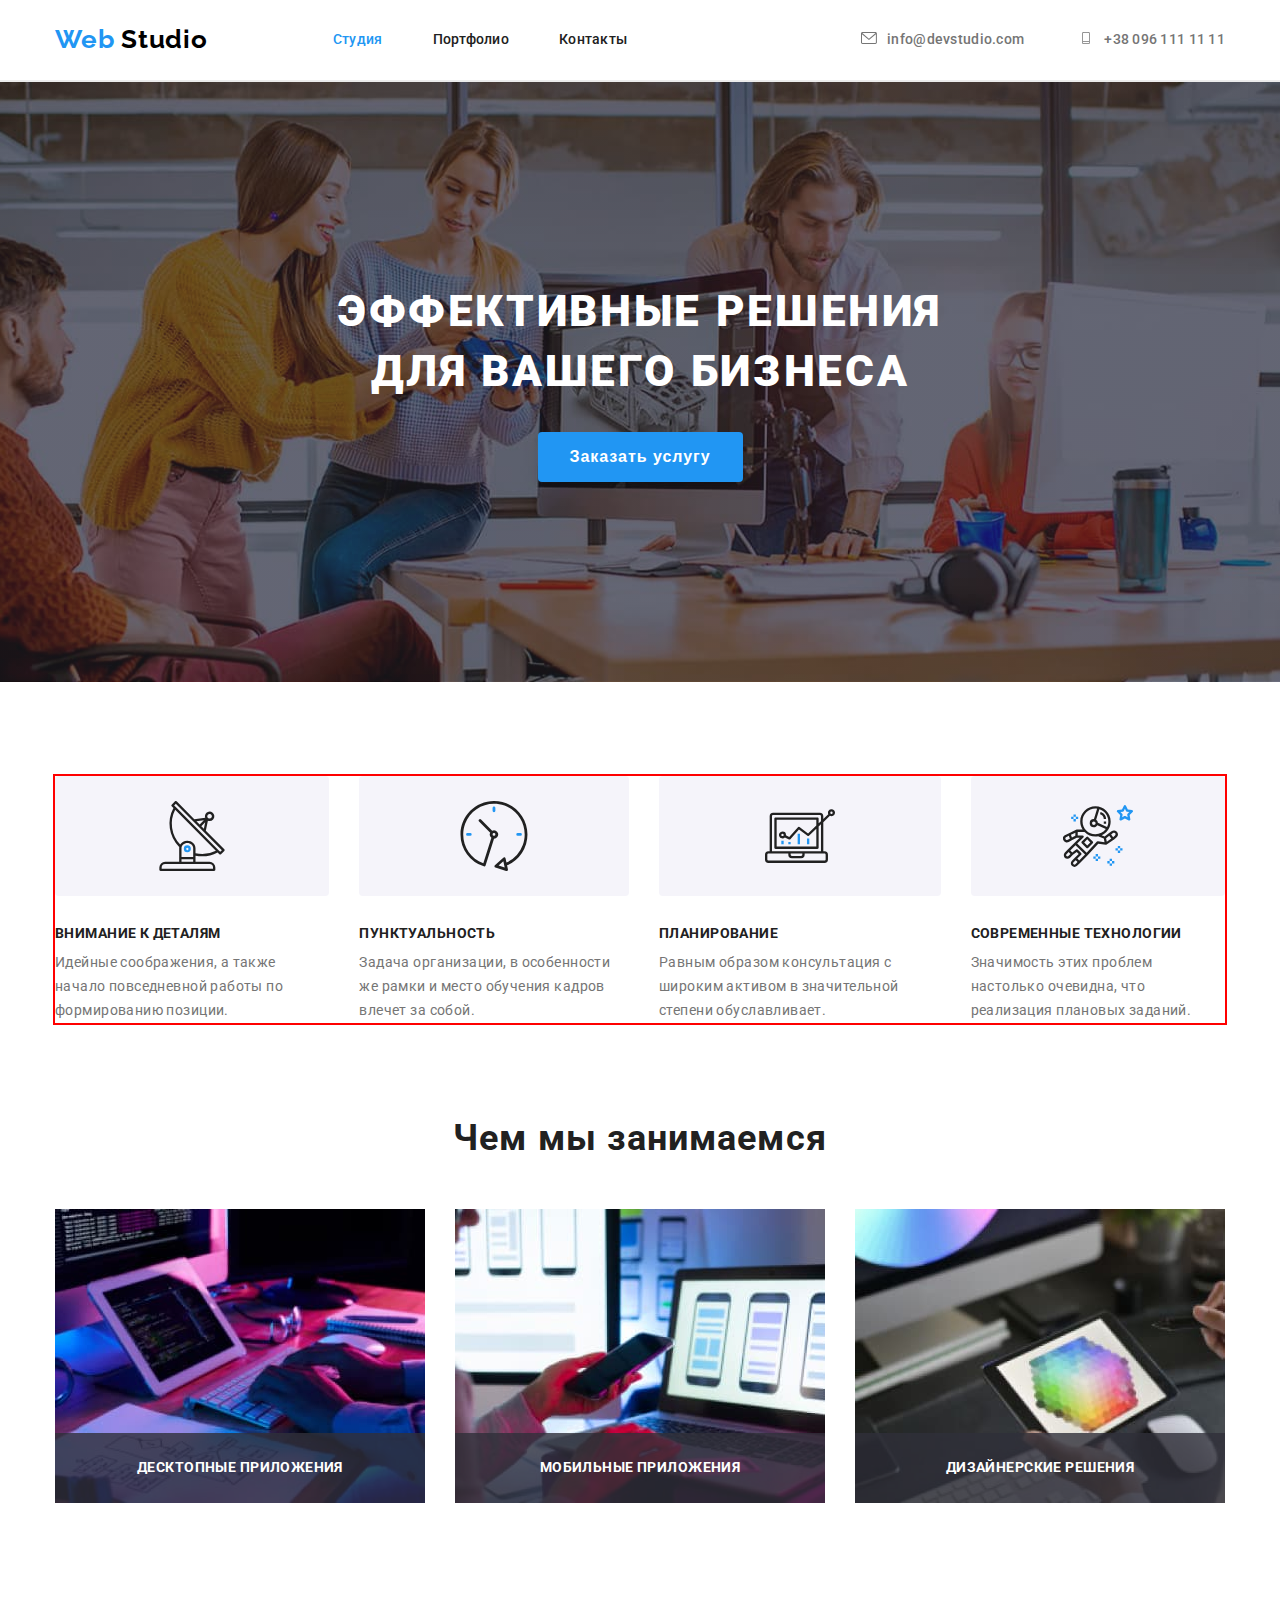
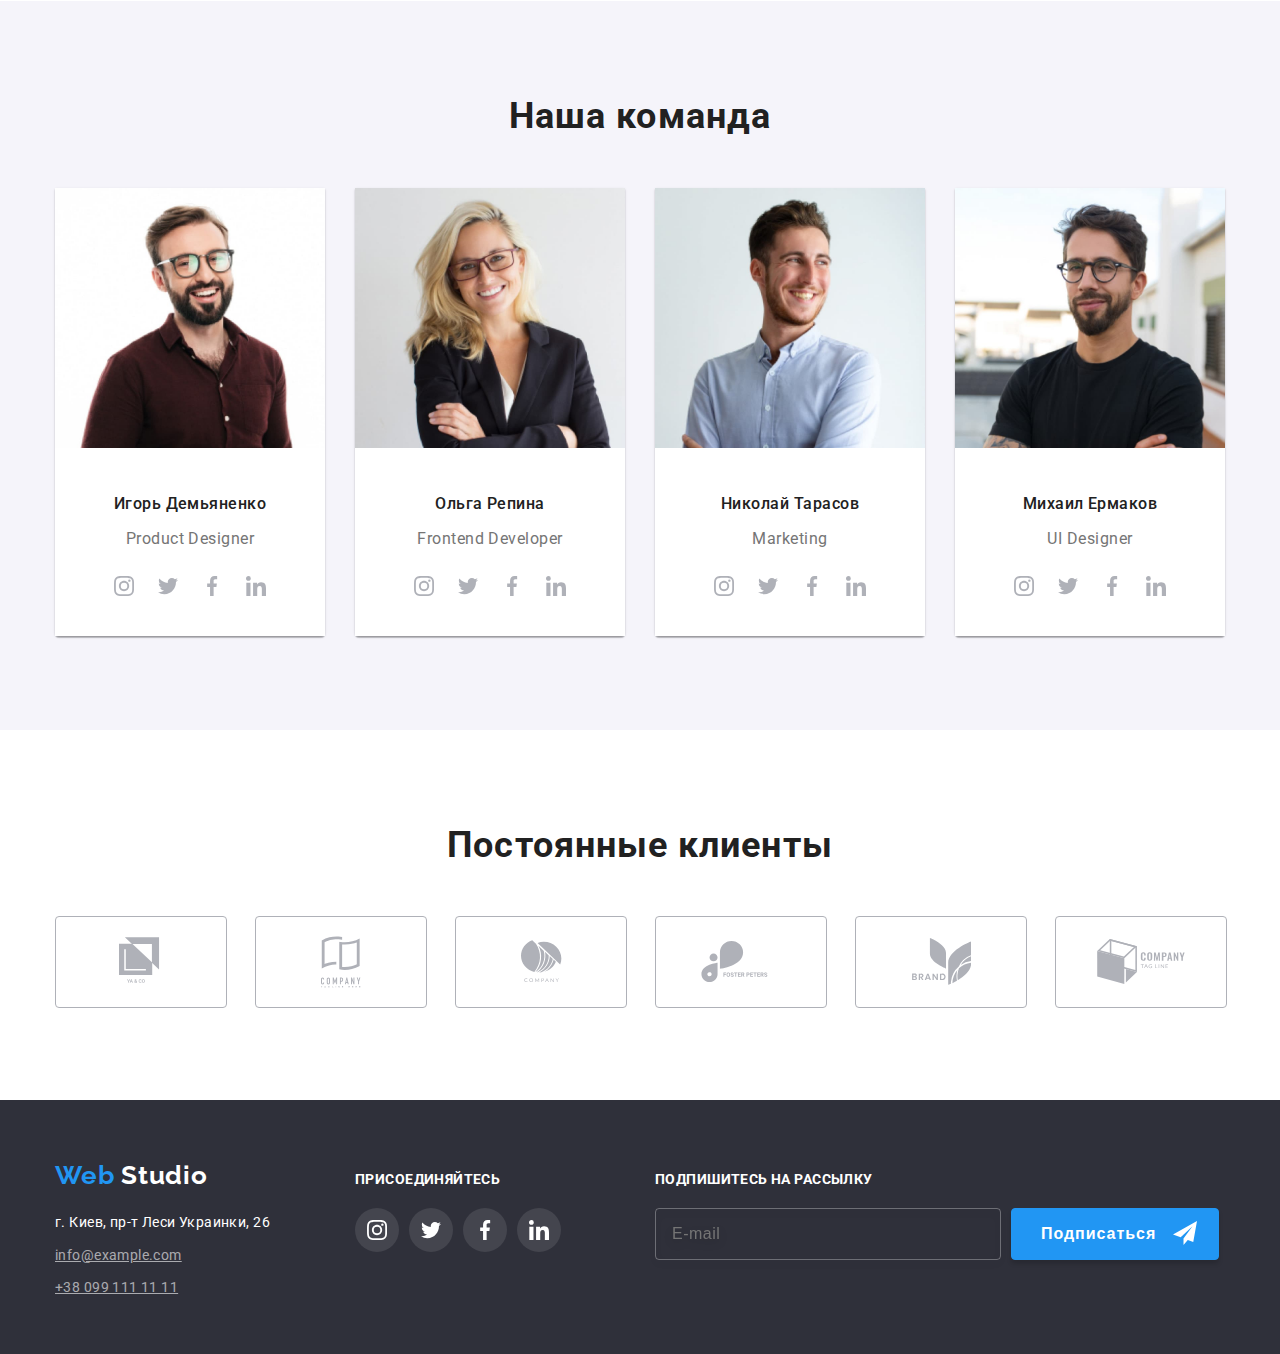
<file: index.html>
<!DOCTYPE html>
<html lang="ru">
  <head>
    <meta charset="UTF-8" />
    <meta name="viewport" content="width=device-width, initial-scale=1.0" />
    <title>Studio</title>
    <link
      href="https://fonts.googleapis.com/css2?family=Raleway:wght@700&family=Roboto:wght@400;500;700;900&display=swap"
      rel="stylesheet"
    />
    <link
      rel="stylesheet"
      href="./modern-normalize_modern-normalize.css-at-master·sindresorhus_modern-normalize.html"
    />
    <link rel="stylesheet" href="./CSS/styles.css" />
  </head>
  <body class="body">
    <!--шапка сайта-->
    <header class="header">
      <div class="container flexbox">
        <nav class="navigation">
          <a href="./index.html" class="logo"
            >Web<span class="logo-color-black"> Studio</span></a
          >

          <ul class="site-nav-list">
            <li class="menu-item">
              <a href="" class="menu-link current">Студия</a>
            </li>
            <li class="menu-item">
              <a href="./portfolio.html" class="menu-link">Портфолио</a>
            </li>
            <li class="menu-item">
              <a href="" class="menu-link">Контакты</a>
            </li>
          </ul>
        </nav>

        <address class="contacts">
          <a href="mailto:info@devstudio.com" class="contacts-link"
            ><svg class="contacts-icon">
              <use
                href="./images/sprite.svg#icon-envelope"
                class="icon"
              ></use></svg
            >info@devstudio.com</a
          >

          <a href="tel:+380961111111" class="contacts-link phone"
            ><svg class="contacts-icon">
              <use href="./images/sprite.svg#icon-Vector"></use></svg
            >+38 096 111 11 11</a
          >
        </address>
      </div>
      <hr />
    </header>

    <!-- Уникальный контент страницы -->
    <main>
      <!--Заголовок сайта-->
      <!-- <div class="container unique"> -->
      <section class="hero">
        <h1 class="page-title">
          Эффективные решения <br />
          для вашего бизнеса
        </h1>
        <!-- class="button-item" -->
        <button class="button-item" data-modal-open>Заказать услугу</button>

        <div class="backdrop is-hidden" data-modal>
          <div class="modal">
            <button class="btn-modal" data-modal-close>
              <svg width="18" height="18">
                <use href="./images/sprite.svg#icon-close-black"></use>
              </svg>
            </button>
            <h2 class="title-modal">Оставьте свои данные, мы вам перезвоним</h2>
            <form method="POST" class="form">
              <div class="form-field">
                <label for="name">Имя</label>
                <input class="form-input" type="text" name="name" id="name" />
                <svg class="icon-form">
                  <use href="./images/sprite.svg#icon-person-black"></use>
                </svg>
              </div>

              <div class="form-field">
                <label for="tel">Телефон</label>
                <input
                  class="form-input"
                  type="text"
                  name="telephone"
                  id="tel"
                />
                <svg class="icon-form">
                  <use href="./images/sprite.svg#icon-phone-black"></use>
                </svg>
              </div>

              <div class="form-field">
                <label for="mail">Почта</label>
                <input class="form-input" type="text" name="mail" id="mail" />
                <svg class="icon-form">
                  <use href="./images/sprite.svg#icon-email-black"></use>
                </svg>
              </div>

              <div class="form-field">
                <label for="comment">Комментарий </label>
                <textarea
                  class="comment"
                  name="comment"
                  id="comment"
                  cols="30"
                  rows="10"
                  placeholder="Введите текст"
                ></textarea>
              </div>

              <div class="field">
                <label>
                  <input class="checkbox" type="checkbox" name="topic" />
                  <span class="img-icon"></span>
                  <p class="terms-check">
                    Соглашаюсь с рассылкой и принимаю
                    <a href="#" class="terms">Условия договора</a>
                  </p>
                </label>
              </div>

              <button class="submitbtn" type="submit">Отправить</button>
            </form>
          </div>
        </div>
      </section>
      <!-- </div> -->

      <!--Приорететы сайта-->
      <section>
        <div class="container title-caption">
          <h2 class="text-title">Приорететы</h2>
          <ul class="list-title">
            <li class="list-caption">
              <h3 class="caption">Внимание к деталям</h3>
              <p class="text-desc">
                Идейные соображения, а также начало повседневной работы по
                формированию позиции.
              </p>
            </li>
            <li class="list-caption">
              <h3 class="caption">Пунктуальность</h3>
              <p class="text-desc">
                Задача организации, в особенности же рамки и место обучения
                кадров влечет за собой.
              </p>
            </li>

            <li class="list-caption">
              <h3 class="caption">Планирование</h3>
              <p class="text-desc">
                Равным образом консультация с широким активом в значительной
                степени обуславливает.
              </p>
            </li>

            <li class="list-caption">
              <h3 class="caption">Современные технологии</h3>
              <p class="text-desc">
                Значимость этих проблем настолько очевидна, что реализация
                плановых заданий.
              </p>
            </li>
          </ul>
        </div>
      </section>

      <!--Чем мы занимаемся-->
      <section>
        <div class="container">
          <h2 class="text-title-link">Чем мы занимаемся</h2>
          <ul class="feature-list">
            <li class="applications-item">
              <div class="studio">
                <img
                  src="./images/images-studio/img11.jpg"
                  alt=""
                  width="370"
                />
                <h3 class="applications">Десктопные приложения</h3>
              </div>
            </li>

            <li class="applications-item">
              <div class="studio">
                <img
                  src="./images/images-studio/img12.jpg"
                  alt=""
                  width="370"
                />
                <h3 class="applications">Мобильные приложения</h3>
              </div>
            </li>

            <li class="applications-item">
              <div class="studio">
                <img
                  src="./images/images-studio/img13.jpg"
                  alt=""
                  width="370"
                />
                <h3 class="applications">Дизайнерские решения</h3>
              </div>
            </li>
          </ul>
        </div>
      </section>

      <!--команда-->
      <section class="people">
        <div class="container human">
          <h2 class="text-title-link">Наша команда</h2>

          <ul class="social-list">
            <li class="profession-item">
              <img
                src="./images/images-studio/img21.jpg"
                class="foto"
                alt=""
                width="270"
              />
              <div class="profession-list">
                <h3 class="name-title">Игорь Демьяненко</h3>
                <p class="profession">Product Designer</p>
                <ul class="list">
                  <li>
                    <a
                      href="https://www.instagram.com/"
                      class="social-item"
                      target="_blank"
                      rel="noopener noreferrer"
                      aria-label="Ссылка на Instagram"
                    >
                      <svg class="social-icon-item">
                        <use href="./images/sprite.svg#icon-instagram"></use>
                      </svg>
                    </a>
                  </li>
                  <li>
                    <a
                      href="https://twitter.com/"
                      class="social-item"
                      target="_blank"
                      rel="noopener noreferrer"
                      aria-label="Ссылка на Twitter"
                    >
                      <svg class="social-icon-item">
                        <use href="./images/sprite.svg#icon-twitter"></use>
                      </svg>
                    </a>
                  </li>
                  <li>
                    <a
                      href="https://facebook.com/"
                      class="social-item"
                      target="_blank"
                      rel="noopener noreferrer"
                      aria-label="Ссылка на Facebook"
                    >
                      <svg class="social-icon-item">
                        <use href="./images/sprite.svg#icon-facebook"></use>
                      </svg>
                    </a>
                  </li>
                  <li>
                    <a
                      href="https://www.linkedin.com/"
                      class="social-item"
                      target="_blank"
                      rel="noopener noreferrer"
                      aria-label="Ссылка на Linkedin"
                    >
                      <svg class="social-icon-item">
                        <use href="./images/sprite.svg#icon-linkedin"></use>
                      </svg>
                    </a>
                  </li>
                </ul>
              </div>
            </li>

            <li class="profession-item">
              <img
                src="./images/images-studio/img22.jpg"
                class="foto"
                alt=""
                width="270"
              />
              <div class="profession-list">
                <h3 class="name-title">Ольга Репина</h3>
                <p class="profession">Frontend Developer</p>
                <ul class="list">
                  <li>
                    <a
                      href="https://www.instagram.com/"
                      class="social-item"
                      target="_blank"
                      rel="noopener noreferrer"
                      aria-label="Ссылка на Instagram"
                    >
                      <svg class="social-icon-item">
                        <use href="./images/sprite.svg#icon-instagram"></use>
                      </svg>
                    </a>
                  </li>
                  <li>
                    <a
                      href="https://twitter.com/"
                      class="social-item"
                      target="_blank"
                      rel="noopener noreferrer"
                      aria-label="Ссылка на Twitter"
                    >
                      <svg class="social-icon-item">
                        <use href="./images/sprite.svg#icon-twitter"></use>
                      </svg>
                    </a>
                  </li>
                  <li>
                    <a
                      href="https://facebook.com/"
                      class="social-item"
                      target="_blank"
                      rel="noopener noreferrer"
                      aria-label="Ссылка на Facebook"
                    >
                      <svg class="social-icon-item">
                        <use href="./images/sprite.svg#icon-facebook"></use>
                      </svg>
                    </a>
                  </li>
                  <li>
                    <a
                      href="https://www.linkedin.com/"
                      class="social-item"
                      target="_blank"
                      rel="noopener noreferrer"
                      aria-label="Ссылка на Linkedin"
                    >
                      <svg class="social-icon-item">
                        <use href="./images/sprite.svg#icon-linkedin"></use>
                      </svg>
                    </a>
                  </li>
                </ul>
              </div>
            </li>

            <li class="profession-item">
              <img
                src="./images/images-studio/img23.jpg"
                class="foto"
                alt=""
                width="270"
              />
              <div class="profession-list">
                <h3 class="name-title">Николай Тарасов</h3>
                <p class="profession">Marketing</p>
                <ul class="list">
                  <li>
                    <a
                      href="https://www.instagram.com/"
                      class="social-item"
                      target="_blank"
                      rel="noopener noreferrer"
                      aria-label="Ссылка на Instagram"
                    >
                      <svg class="social-icon-item">
                        <use href="./images/sprite.svg#icon-instagram"></use>
                      </svg>
                    </a>
                  </li>
                  <li>
                    <a
                      href="https://twitter.com/"
                      class="social-item"
                      target="_blank"
                      rel="noopener noreferrer"
                      aria-label="Ссылка на Twitter"
                    >
                      <svg class="social-icon-item">
                        <use href="./images/sprite.svg#icon-twitter"></use>
                      </svg>
                    </a>
                  </li>
                  <li>
                    <a
                      href="https://facebook.com/"
                      class="social-item"
                      target="_blank"
                      rel="noopener noreferrer"
                      aria-label="Ссылка на Facebook"
                    >
                      <svg class="social-icon-item">
                        <use href="./images/sprite.svg#icon-facebook"></use>
                      </svg>
                    </a>
                  </li>
                  <li>
                    <a
                      href="https://www.linkedin.com/"
                      class="social-item"
                      target="_blank"
                      rel="noopener noreferrer"
                      aria-label="Ссылка на Linkedin"
                    >
                      <svg class="social-icon-item">
                        <use href="./images/sprite.svg#icon-linkedin"></use>
                      </svg>
                    </a>
                  </li>
                </ul>
              </div>
            </li>

            <li class="profession-item">
              <img
                src="./images/images-studio/img24.jpg"
                class="foto"
                alt=""
                width="270"
              />
              <div class="profession-list">
                <h3 class="name-title">Михаил Ермаков</h3>
                <p class="profession">UI Designer</p>
                <ul class="list">
                  <li>
                    <a
                      href="https://www.instagram.com/"
                      class="social-item"
                      target="_blank"
                      rel="noopener noreferrer"
                      aria-label="Ссылка на Instagram"
                    >
                      <svg class="social-icon-item">
                        <use href="./images/sprite.svg#icon-instagram"></use>
                      </svg>
                    </a>
                  </li>
                  <li>
                    <a
                      href="https://twitter.com/"
                      class="social-item"
                      target="_blank"
                      rel="noopener noreferrer"
                      aria-label="Ссылка на Twitter"
                    >
                      <svg class="social-icon-item">
                        <use href="./images/sprite.svg#icon-twitter"></use>
                      </svg>
                    </a>
                  </li>
                  <li>
                    <a
                      href="https://facebook.com/"
                      class="social-item"
                      target="_blank"
                      rel="noopener noreferrer"
                      aria-label="Ссылка на Facebook"
                    >
                      <svg class="social-icon-item">
                        <use href="./images/sprite.svg#icon-facebook"></use>
                      </svg>
                    </a>
                  </li>
                  <li>
                    <a
                      href="https://www.linkedin.com/"
                      class="social-item"
                      target="_blank"
                      rel="noopener noreferrer"
                      aria-label="Ссылка на Linkedin"
                    >
                      <svg class="social-icon-item">
                        <use href="./images/sprite.svg#icon-linkedin"></use>
                      </svg>
                    </a>
                  </li>
                </ul>
              </div>
            </li>
          </ul>
        </div>
      </section>

      <!--Постоянные клиенты-->
      <section>
        <div class="container clients">
          <h2 class="text-title-link">Постоянные клиенты</h2>
          <ul class="list-customers">
            <li class="customer">
              <a
                href="#"
                class="customer-item"
                target="_blank"
                rel="noopener noreferrer"
              >
                <svg class="customer-clients" width="44.27" height="49.23">
                  <use href="./images/sprite.svg#icon-logo1"></use>
                </svg>
              </a>
            </li>

            <li class="customer">
              <a
                href="#"
                class="customer-item"
                target="_blank"
                rel="noopener noreferrer"
              >
                <svg class="customer-clients" width="40" height="52">
                  <use href="./images/sprite.svg#icon-logo2"></use>
                </svg>
              </a>
            </li>

            <li class="customer">
              <a
                href="#"
                class="customer-item"
                target="_blank"
                rel="noopener noreferrer"
              >
                <svg class="customer-clients" width="41" height="42.6">
                  <use href="./images/sprite.svg#icon-logo3"></use>
                </svg>
              </a>
            </li>

            <li class="customer">
              <a
                href="#"
                class="customer-item"
                target="_blank"
                rel="noopener noreferrer"
              >
                <svg class="customer-clients" width="79.66" height="42.02">
                  <use href="./images/sprite.svg#icon-logo4"></use>
                </svg>
              </a>
            </li>

            <li class="customer">
              <a
                href="#"
                class="customer-item"
                target="_blank"
                rel="noopener noreferrer"
              >
                <svg class="customer-clients" width="59" height="47">
                  <use href="./images/sprite.svg#icon-logo5"></use>
                </svg>
              </a>
            </li>

            <li class="customer">
              <a
                href="#"
                class="customer-item"
                target="_blank"
                rel="noopener noreferrer"
              >
                <svg class="customer-clients" width="88.48" height="45.44">
                  <use href="./images/sprite.svg#icon-logo6"></use>
                </svg>
              </a>
            </li>
          </ul>
        </div>
      </section>
    </main>

    <footer class="footer">
      <div class="container">
        <div class="address-block">
          <a href="./index.html" class="logo-footer"
            >Web<span class="logo-color-white"> Studio</span></a
          >

          <address>
            <p class="text-address">г. Киев, пр-т Леси Украинки, 26</p>
            <a href="mailto:info@example.com" class="contacts-link-footer mail"
              >info@example.com</a
            >
            <a href="tel:+380991111111" class="contacts-link-footer"
              >+38 099 111 11 11</a
            >
          </address>
        </div>

        <div class="join-item">
          <p class="join">присоединяйтесь</p>
          <ul class="list-footer">
            <li class="social-link">
              <a
                href="https://www.instagram.com/"
                class="social-icons-link"
                target="_blank"
                rel="noopener noreferrer"
                aria-label="Ссылка на Instagram"
              >
                <svg class="social-icon">
                  <use href="./images/sprite.svg#icon-instagram"></use>
                </svg>
              </a>
            </li>
            <li class="social-link">
              <a
                href="https://twitter.com/"
                class="social-icons-link"
                target="_blank"
                rel="noopener noreferrer"
                aria-label="Ссылка на Twitter"
                ><svg class="social-icon">
                  <use href="./images/sprite.svg#icon-twitter"></use>
                </svg>
              </a>
            </li>
            <li class="social-link">
              <a
                href="https://facebook.com/"
                class="social-icons-link"
                target="_blank"
                rel="noopener noreferrer"
                aria-label="Ссылка на Facebook"
                ><svg class="social-icon">
                  <use href="./images/sprite.svg#icon-facebook"></use>
                </svg>
              </a>
            </li>
            <li class="social-link">
              <a
                href="https://www.linkedin.com/"
                class="social-icons-link"
                target="_blank"
                rel="noopener noreferrer"
                aria-label="Ссылка на Linkedin"
                ><svg class="social-icon">
                  <use href="./images/sprite.svg#icon-linkedin"></use>
                </svg>
              </a>
            </li>
          </ul>
        </div>

        <div class="subscribe-item">
          <p class="join">Подпишитесь на рассылку</p>
          <div class="foter-mail">
            <form method="POST" class="subscribemail">
              <input
                type="mail"
                name="mail"
                class="male-s"
                placeholder="E-mail"
              />
              <button type="submit" class="mail-button">
                Подписаться
                <svg class="icon" width="24" height="24">
                  <use href="./images/sprite.svg#icon-icon-send"></use>
                </svg>
              </button>
            </form>
          </div>
        </div>
      </div>
    </footer>
    <script src="./js/modal.js"></script>
  </body>
</html>

<a href="mailto:"></a>
</file>
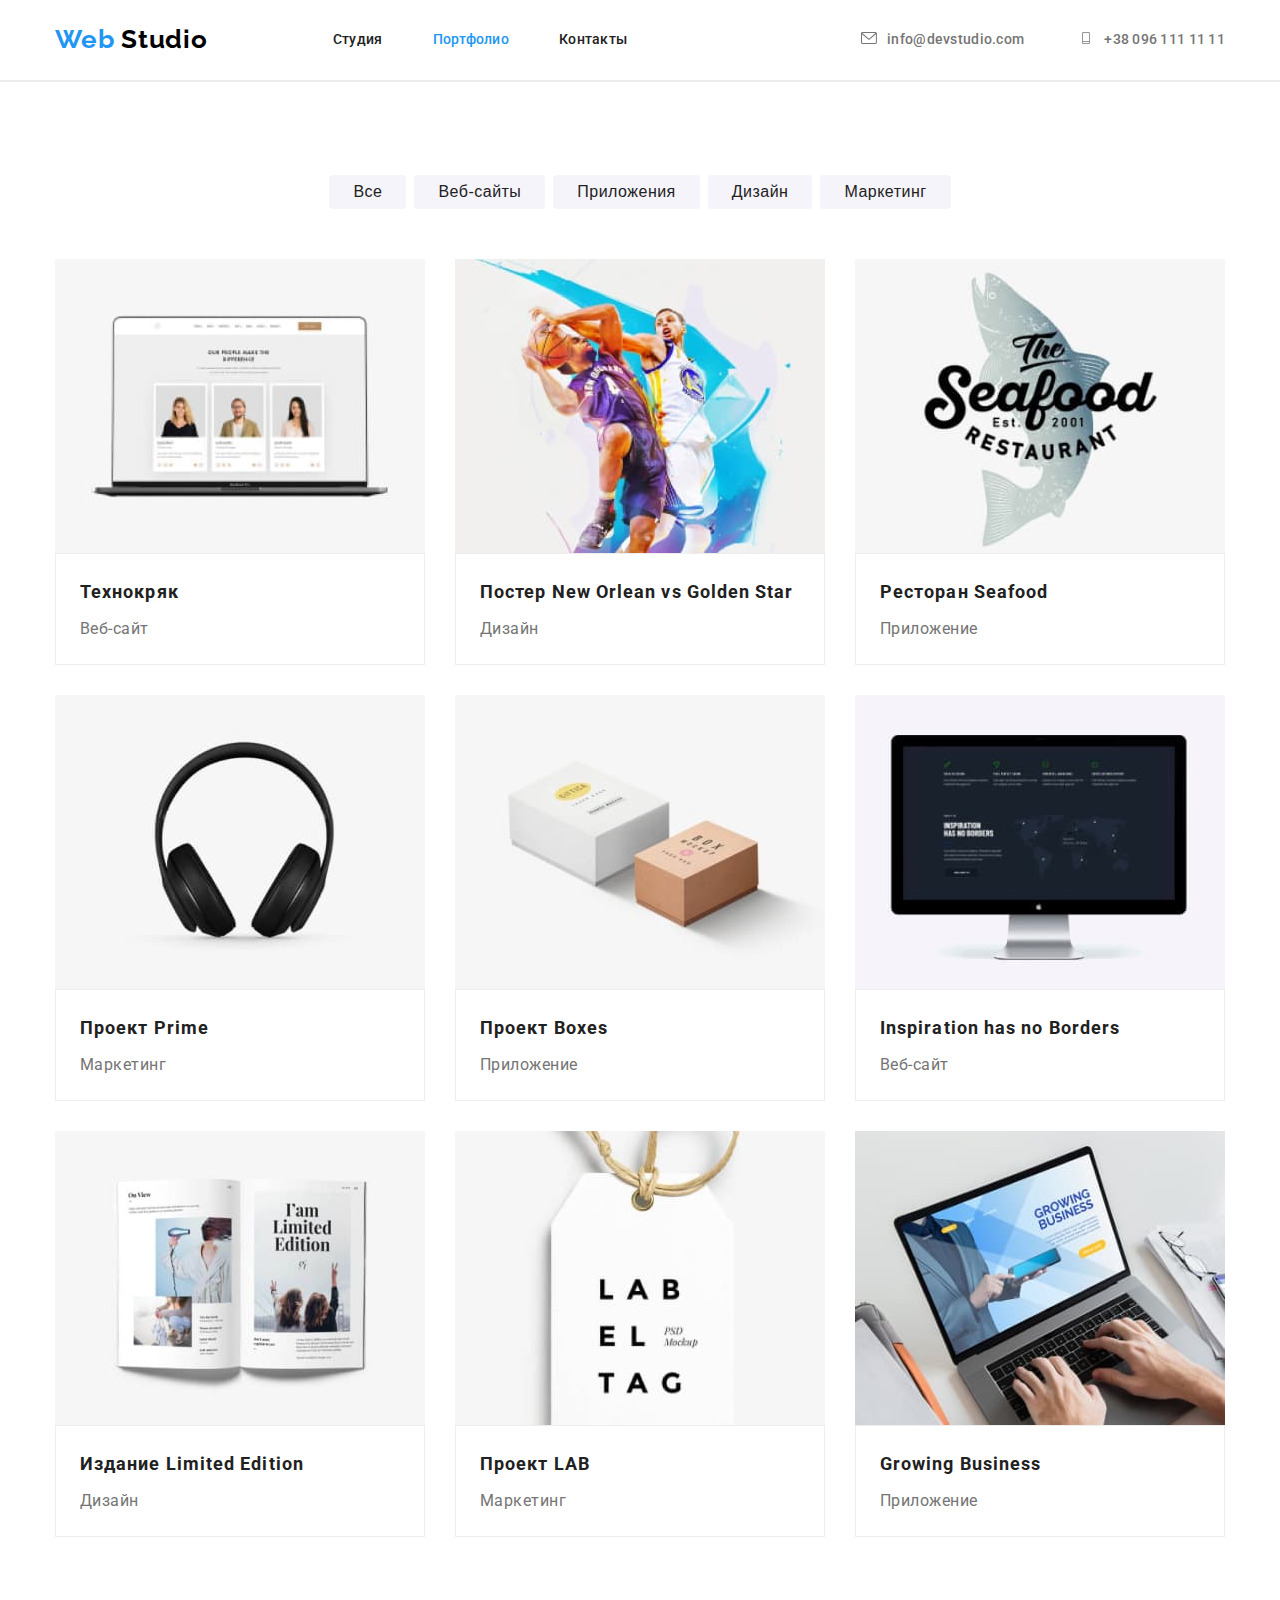
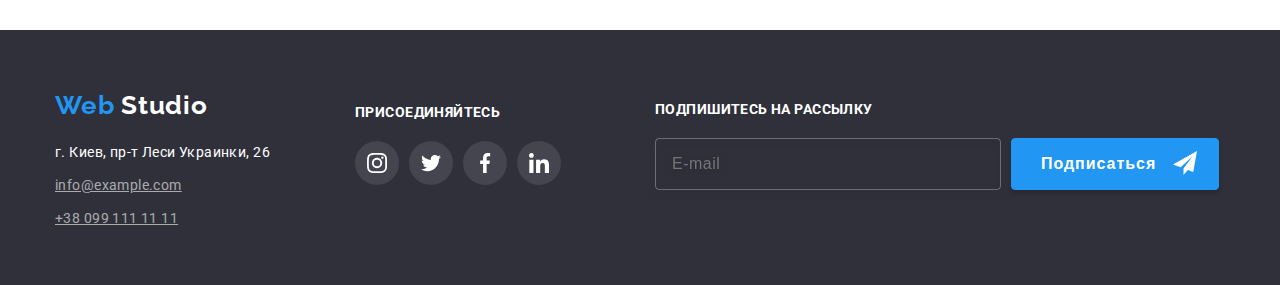
<file: portfolio.html>
<!DOCTYPE html>
<html lang="ru">
  <head>
    <meta charset="UTF-8" />
    <meta name="viewport" content="width=device-width, initial-scale=1.0" />
    <title>Portfolio</title>
    <link
      href="https://fonts.googleapis.com/css2?family=Raleway:wght@700&family=Roboto:wght@400;500;700;900&display=swap"
      rel="stylesheet"
    />
    <link
      rel="stylesheet"
      href="./modern-normalize_modern-normalize.css-at-master·sindresorhus_modern-normalize.html"
    />
    <link rel="stylesheet" href="./CSS/styles.css" />
  </head>
  <body class="body">
    <!--шапка сайта-->
    <header class="header">
      <div class="container flexbox">
        <nav class="navigation">
          <a href="./index.html" class="logo">Web<span class="logo-color-black"> Studio</span></a>
        
          <ul class="site-nav-list">
            <li class="menu-item">
              <a href="./index.html" class="menu-link">Студия</a>
            </li>
            <li class="menu-item">
              <a href="" class="menu-link current">Портфолио</a>
            </li>
            <li class="menu-item"><a href="" class="menu-link">Контакты</a></li>
          </ul>
        </nav>
      
        <address class="contacts">
          <a href="mailto:info@devstudio.com" class="contacts-link"><svg class="contacts-icon">
              <use href="./images/sprite.svg#icon-envelope" class="icon"></use>
            </svg>info@devstudio.com</a>
        
          <a href="tel:+380961111111" class="contacts-link phone"><svg class="contacts-icon">
              <use href="./images/sprite.svg#icon-Vector"></use>
            </svg>+38 096 111 11 11</a>
        </address>
      </div>
      <hr>
    </header>

    <!--Уникальный контент страницы-->
    <main>
      <!--Фильтра-->
      <section class="section">
        <div class="container portfolio">
          <h1 class="heading">Портфолио</h1>
          <h2 class="heading-title">Фильтра</h2>

          <div class="filter">
            <button type="button" class="btn">Все</button>
            <button type="button" class="btn">Веб-сайты</button>
            <button type="button" class="btn">Приложения</button>
            <button type="button" class="btn">Дизайн</button>
            <button type="button" class="btn">Маркетинг</button>
          </div>
        </div>
      </section>

      <!--Проекты-->
      <section>
        <div class="container">
          <ul class="list-companies">
            <li class="projects">
              <a href="" class="portfolio-link">
                <div class="sumb">
                  <div class="product">
                    <img
                      src="./images/images-portfolio/img1.jpg"
                      class="foto"
                      width="370"
                      alt=""
                    />
                  
                  <div class="overlay-port">
                    <div class="portfolio-description">
                      <p class="tehnokrjak">
                        Технокряк это современная площадка распространения
                        коронавируса. Компании используют эту платформу для
                        цифрового шпионажа и атак на защищённые сервера
                        конкурентов.
                      </p>
                    </div>
                  </div>
                </div>
                <div class="golden">
                  <h3 class="section-title">Технокряк</h3>
                  <p class="section-description">Веб-сайт</p>
                </div>
              </a>
            </li>

            <li class="projects">
              <a href="" class="portfolio-link">
                <div class="product">
                  <img
                    src="./images/images-portfolio/img2.jpg"
                    class="foto"
                    alt=""
                    width="370"
                  />

                  <div class="overlay-port">
                    <div class="portfolio-description">
                      <p class="tehnokrjak">
                        Технокряк это современная площадка распространения
                        коронавируса. Компании используют эту платформу для
                        цифрового шпионажа и атак на защищённые сервера
                        конкурентов.
                      </p>
                    </div>
                  </div>
                </div>
                <div class="golden">
                  <h3 class="section-title">
                    Постер New Orlean vs Golden Star
                  </h3>
                  <p class="section-description">Дизайн</p>
                </div>
              </a>
            </li>

            <li class="projects">
              <a href href="" class="portfolio-link">
                <div class="product">
                  <img
                    src="./images/images-portfolio/img3.jpg"
                    class="foto"
                    alt=""
                    width="370"
                  />
                
                <div class="overlay-port">
                  <div class="portfolio-description">
                    <p class="tehnokrjak">
                      Технокряк это современная площадка распространения
                      коронавируса. Компании используют эту платформу для
                      цифрового шпионажа и атак на защищённые сервера
                      конкурентов.
                    </p>
                  </div>
                </div>
              </div>
                <div class="golden">
                  <h3 class="section-title">Ресторан Seafood</h3>
                  <p class="section-description">Приложение</p>
                </div>
              </a>
            </a>
            </li>

            <li class="projects">
              <a href="" class="portfolio-link">
                <div class="product">
                  <img
                    src="./images/images-portfolio/img4.jpg"
                    class="foto"
                    alt=""
                    width="370"
                  />
                
                <div class="overlay-port">
                  <div class="portfolio-description">
                    <p class="tehnokrjak">
                      Технокряк это современная площадка распространения
                      коронавируса. Компании используют эту платформу для
                      цифрового шпионажа и атак на защищённые сервера
                      конкурентов.
                    </p>
                  </div>
                  </div>
                </div>
                <div class="golden">
                  <h3 class="section-title">Проект Prime</h3>
                  <p class="section-description">Маркетинг</p>
                </div>
              </a>
            </li>

            <li class="projects">
              <a href="" class="portfolio-link">
                <div class="product">
                  <img
                    src="./images/images-portfolio/img5.jpg"
                    class="foto"
                    alt=""
                    width="370"
                  />

                  <div class="overlay-port">
                    <div class="portfolio-description">
                      <p class="tehnokrjak">
                        Технокряк это современная площадка распространения
                        коронавируса. Компании используют эту платформу для
                        цифрового шпионажа и атак на защищённые сервера
                        конкурентов.
                      </p>
                    </div>
                  </div>
                </div>
                <div class="golden">
                  <h3 class="section-title">Проект Boxes</h3>
                  <p class="section-description">Приложение</p>
                </div>
              </a>
            </li>

            <li class="projects">
              <a href="" class="portfolio-link">
                <div class="product">
                  <img
                    src="./images/images-portfolio/img6.jpg"
                    class="foto"
                    alt=""
                    width="370"
                  />

                  <div class="overlay-port">
                    <div class="portfolio-description">
                      <p class="tehnokrjak">
                        Технокряк это современная площадка распространения
                        коронавируса. Компании используют эту платформу для
                        цифрового шпионажа и атак на защищённые сервера
                        конкурентов.
                      </p>
                    </div>
                  </div>
                </div>
                <div class="golden">
                  <h3 class="section-title">Inspiration has no Borders</h3>
                  <p class="section-description">Веб-сайт</p>
                </div>
              </a>
            </li>

            <li class="projects">
              <a href="" class="portfolio-link">
                <div class="product">
                  <img
                    src="./images/images-portfolio/img7.jpg"
                    class="foto"
                    alt=""
                    width="370"
                  />

                  <div class="overlay-port">
                    <div class="portfolio-description">
                      <p class="tehnokrjak">
                        Технокряк это современная площадка распространения
                        коронавируса. Компании используют эту платформу для
                        цифрового шпионажа и атак на защищённые сервера
                        конкурентов.
                      </p>
                    </div>
                  </div>
                </div>
                <div class="golden">
                  <h3 class="section-title">Издание Limited Edition</h3>
                  <p class="section-description">Дизайн</p>
                </div>
              </a>
            </li>

            <li class="projects">
              <a href="" class="portfolio-link">
                <div class="product">
                  <img
                    src="./images/images-portfolio/img8.jpg"
                    class="foto"
                    alt=""
                    width="370"
                  />

                  <div class="overlay-port">
                    <div class="portfolio-description">
                      <p class="tehnokrjak">
                        Технокряк это современная площадка распространения
                        коронавируса. Компании используют эту платформу для
                        цифрового шпионажа и атак на защищённые сервера
                        конкурентов.
                      </p>
                    </div>
                  </div>
                </div>
                <div class="golden">
                  <h3 class="section-title">Проект LAB</h3>
                  <p class="section-description">Маркетинг</p>
                </div>
              </a>
            </li>

            <li class="projects">
              <a href="" class="portfolio-link">
                <div class="product">
                  <img
                    src="./images/images-portfolio/img9.jpg"
                    class="foto"
                    alt=""
                    width="370"
                  />

                  <div class="overlay-port">
                    <div class="portfolio-description">
                      <p class="tehnokrjak">
                        Технокряк это современная площадка распространения
                        коронавируса. Компании используют эту платформу для
                        цифрового шпионажа и атак на защищённые сервера
                        конкурентов.
                      </p>
                    </div>
                  </div>
                </div>
                <div class="golden">
                  <h3 class="section-title">Growing Business</h3>
                  <p class="section-description">Приложение</p>
                </div>
              </a>
            </li>
          </ul>
        </div>
      </section>
    </main>

    <!--Подвал страницы-->
    <footer class="footer">
      <div class="container">
        <div class="address-block">
          <a href="./index.html" class="logo-footer"
            >Web<span class="logo-color-white"> Studio</span></a
          >

          <address>
            <p class="text-address">г. Киев, пр-т Леси Украинки, 26</p>
            <a href="mailto:info@example.com" class="contacts-link-footer mail"
              >info@example.com</a
            >
            <a href="tel:+380991111111" class="contacts-link-footer"
              >+38 099 111 11 11</a
            >
          </address>
        </div>

        <div class="join-item">
          <b class="join">присоединяйтесь</b>
          <ul class="list-footer">
            <li class="social-link">
              <a
                href="https://www.instagram.com/"
                class="social-icons-link"
                target="_blank"
                rel="noopener noreferrer"
                aria-label="Ссылка на Instagram"
              >
                <svg class="social-icon">
                  <use href="./images/sprite.svg#icon-instagram"></use>
                </svg>
              </a>
            </li>
            <li class="social-link">
              <a
                href="https://twitter.com/"
                class="social-icons-link"
                target="_blank"
                rel="noopener noreferrer"
                aria-label="Ссылка на Twitter"
                ><svg class="social-icon">
                  <use href="./images/sprite.svg#icon-twitter"></use>
                </svg>
              </a>
            </li>
            <li class="social-link">
              <a
                href="https://facebook.com/"
                class="social-icons-link"
                target="_blank"
                rel="noopener noreferrer"
                aria-label="Ссылка на Facebook"
                ><svg class="social-icon">
                  <use href="./images/sprite.svg#icon-facebook"></use>
                </svg>
              </a>
            </li>
            <li class="social-link">
              <a
                href="https://www.linkedin.com/"
                class="social-icons-link"
                target="_blank"
                rel="noopener noreferrer"
                aria-label="Ссылка на Linkedin"
                ><svg class="social-icon">
                  <use href="./images/sprite.svg#icon-linkedin"></use>
                </svg>
              </a>
            </li>
          </ul>
        </div>

        <div class="subscribe-item">
          <p class="join">Подпишитесь на рассылку</p>
          <div class="foter-mail">
            <form method="POST" class="subscribemail">
              <input type="mail" name="mail" class="male-s" placeholder="E-mail" />
              <button type="submit" class="mail-button">
                Подписаться
                <svg class="icon" width="24" height="24">
                  <use href="./images/sprite.svg#icon-icon-send"></use>
                </svg>
              </button>
            </form>
          </div>
        </div>
      </div>
    </footer>
  </body>
</html>
</file>
<file: CSS/styles.css>
:root {
  --primary-text-color: #212121;
  --title-text-color: #757575;
  --accent-color: #2196f3;
  --primary-white-color: #ffffff;
}

/* font-family: "Raleway", sans-serif;
font-family: "Roboto", sans-serif; */

.body {
  margin: 0px;
  font-family: Roboto;
  background-color: var(--primary-white-color);
  color: var(--primary-text-color);
}

.container {
  width: 1200px;
  padding-left: 15px;
  padding-right: 15px;
  margin-left: auto;
  margin-right: auto;
  box-sizing: border-box;

  /* outline: 2px solid red; */
}

.logo {
  padding-top: 24px;
  padding-bottom: 25px;
  /* background-color: salmon; */
  margin-right: 85px;

  font-family: Raleway;
  font-weight: bold;
  font-size: 26px;
  line-height: 1.19;
  letter-spacing: 0.03em;
  color: var(--accent-color);
  text-decoration: none;
}

.logo-color-black {
  color: #000000;
}

.logo-color-white {
  color: var(--primary-white-color);
}

/* списки */
.site-nav-list,
.list-title,
.feature-list,
.social-list,
.list,
.list-customers,
.list-companies {
  list-style: none;
}
/* Навигация */
.site-nav-list {
  display: flex;
  margin-top: 0px;
  margin-bottom: 0px;
}

.site-nav-list .menu-item:last-child {
  margin-right: 0;
}

/* .site-nav-list li {
  background-color: red;
} */

.site-nav-list .menu-item + .menu-item {
  margin-left: 50px;
}

.menu-item {
  position: relative;
}

.menu-link {
  display: block;
  padding-top: 32px;
  padding-bottom: 32px;

  font-weight: 500;
  font-size: 14px;
  line-height: 1.14;
  letter-spacing: 0.02em;
  color: var(--primary-text-color);
  text-decoration: none;
  /* outline: 1px solid green; */
  transition: transform 250ms cubic-bezier(0.4, 0, 0.2, 1);
}

.menu-link::after {
  content: "";
  position: absolute;

  left: 0;
  bottom: 0;

  display: block;
  width: 100%;
  height: 4px;
  border-radius: 2px;
  background-color: var(--accent-color);
  opacity: 0;
  transition: transform 250ms cubic-bezier(0.4, 0, 0.2, 1);
}

.menu-link:hover::after,
.menu-link:focus::after {
  opacity: 1;
}

.current {
  color: var(--accent-color);
}

.contacts:hover {
  color: var(--accent-color);
}

.menu-link:hover,
.menu-link:focus,
.contacts-link:hover,
.contacts-link:focus {
  color: var(--accent-color);
}

.contacts-icon {
  fill: currentColor;
}

.navigation {
  display: flex;
  align-items: center;
  margin-right: auto;
}

.contacts-link {
  display: inline-block;
  padding-top: 32px;
  padding-bottom: 32px;
  margin-right: 50px;

  font-style: normal;
  font-weight: 500;
  font-size: 14px;
  line-height: 1.14;
  letter-spacing: 0.02em;
  text-decoration: none;
  color: var(--title-text-color);
  transition: transform 250ms cubic-bezier(0.4, 0, 0.2, 1);
}

.contacts-icon {
  width: 16px;
  height: 12px;
  margin-right: 10px;
}

.phone {
  margin-right: 0px;
}

.contacts-link-footer {
  display: block;

  font-style: normal;
  font-size: 14px;
  line-height: 1.71;

  letter-spacing: 0.03em;
  color: rgba(255, 255, 255, 0.6);
}

.mail {
  margin-bottom: 9px;
}

.flexbox {
  display: flex;
  justify-content: flex-end;
}

hr {
  width: 1600px;
  margin-top: 0;
  margin-bottom: 0;
  border: 1px solid #ececec;
}

.btn {
  font-weight: 500;
  font-size: 16px;
  padding: 6px 22px;
  line-height: 1, 63;
  text-align: center;
  letter-spacing: 0.03em;
  color: var(--primary-text-color);
  background: #f5f4fa;
  border-radius: 4px;
  border-color: transparent;
}

.btn:hover,
.btn:focus {
  color: var(--primary-white-color);
  background: var(--accent-color);
  border-radius: 4px;
  border-color: transparent;

  transition: transform 250ms cubic-bezier(0.4, 0, 0.2, 1);
}

.btn:not(:last-child) {
  margin-right: 8px;
}

.list-companies {
  display: flex;
  flex-wrap: wrap;
  padding-left: 0;
  padding-bottom: 93px;
  margin-top: 0;
  margin-bottom: 0;
}

.title-caption {
  padding-top: 94px;
  padding-bottom: 94px;
}

.list-title {
  display: flex;

  margin-top: 0px;
  margin-bottom: 0px;
  padding-top: 0px;
  padding-bottom: 0px;
  padding-left: 0px;

  outline: 2px solid red;
}

.list-caption::before {
  content: "";
  display: block;
  height: 120px;
  background-repeat: no-repeat;
  background-position: center;
  background-color: #f5f4fa;
  border-radius: 4px;
}

.list-caption:not(:last-child) {
  margin-right: 30px;
}

.list-caption:nth-child(1)::before {
  background-image: url("../images/captions/antenna.svg");
}

.list-caption:nth-child(2)::before {
  background-image: url("../images/captions/clock.svg");
}

.list-caption:nth-child(3)::before {
  background-image: url("../images/captions/diagram.svg");
}

.list-caption:nth-child(4)::before {
  background-image: url("../images/captions/astronaut.svg");
}

.text-title-link {
  padding-top: 0px;
  padding-bottom: 0px;
  margin-top: 0px;
  margin-bottom: 50px;

  font-weight: bold;
  font-size: 36px;
  line-height: 1.17;
  text-align: center;
  letter-spacing: 0.03em;

  color: var(--primary-text-color);
}

.people {
  background: #f5f4fa;
}

.human {
  padding-top: 94px;
  padding-bottom: 94px;
}

.feature-list {
  /* position: relative; */
  display: flex;

  padding-bottom: 94px;
  padding-left: 0px;
  padding-right: 0px;
  margin-top: 0px;
  margin-bottom: 0px;
}

.applications-item:not(:last-child) {
  margin-right: 30px;
}

.applications-item {
  /* position: relative; */
}

.applications {
  position: absolute;
  right: 0;
  left: 0;
  bottom: -10px;

  /* margin-top: 0px;
  margin-bottom: 0px; */
  padding: 27px 82px;

  font-weight: bold;
  font-size: 14px;
  line-height: 1.14;
  text-align: center;
  letter-spacing: 0.03em;
  text-transform: uppercase;
  color: var(--primary-white-color);
  background: rgba(47, 48, 58, 0.8);
}

.studio {
  position: relative;
  /* bottom: 4px;
  left: 0;
  width: 370px; */
}

.hero {
  text-align: center;
  background: #c4c4c4;
  padding-top: 200px;
  padding-bottom: 200px;
  max-width: 1600px;
  margin-right: auto;
  margin-left: auto;
  background-image: linear-gradient(
      rgba(47, 48, 58, 0.4) 0%,
      rgba(47, 48, 58, 0.4) 100%
    ),
    url("../images/hero/Img.jpg");
  background-repeat: no-repeat;
  background-position: center;
  background-size: cover;
}

.page-title {
  margin: 0px;
  margin-bottom: 30px;

  font-weight: 900;
  font-size: 44px;
  line-height: 1.36;
  /* text-align: center; */
  letter-spacing: 0.06em;
  text-transform: uppercase;
  color: var(--primary-white-color);
}

.button-item {
  margin-right: auto;
  margin-left: auto;

  padding: 10px 32px;

  font-weight: bold;
  font-size: 16px;
  line-height: 1.87;
  display: flex;
  align-items: center;
  /* text-align: center; */
  letter-spacing: 0.06em;
  cursor: pointer;

  box-shadow: 0px 4px 4px rgba(0, 0, 0, 0.15);
  border-radius: 4px;
  border: none;

  outline: transparent;

  color: var(--primary-white-color);
  background: var(--accent-color);
}

.backdrop {
  position: fixed;
  top: 0;
  left: 0;
  width: 100%;
  height: 100%;
  background-color: rgba(0, 0, 0, 0.2);

  z-index: 1;

  opacity: 1;

  transition: opacity 250ms cubic-bezier(0.4, 0, 0.2, 1);
}

.backdrop.is-hidden {
  opacity: 0;
  pointer-events: none;
}

.modal {
  position: absolute;
  top: 221px;
  left: 50%;
  transform: translateX(-50%);
  width: 100%;
  height: 100%;
  width: 528px;
  height: 581px;
  padding: 8px;
  padding-bottom: 40px;

  background-color: #fff;
  box-shadow: 0px 1px 3px rgba(0, 0, 0, 0.12), 0px 1px 1px rgba(0, 0, 0, 0.14),
    0px 2px 1px rgba(0, 0, 0, 0.2);
  border-radius: 4px;
}

/* .close-modal {
  position: relative;
} */

.btn-modal {
  /* position: absolute; */
  width: 30px;
  height: 30px;

  display: inline-flex;
  justify-content: center;
  align-items: center;

  border-radius: 50%;
  background-color: var(--primary-white-color);
  background-repeat: no-repeat;
  background-position: center;
  border: 1px solid rgba(0, 0, 0, 0.1);

  transform: translateX(248px);

  transition: transform 250ms cubic-bezier(0.4, 0, 0.2, 1);
}

.btn-modal:focus {
  fill: var(--accent-color);
  outline: transparent;
}

.title-modal {
  margin-top: 0;
  margin-bottom: 0;
  padding-left: 40px;
  padding-right: 40px;

  /* font-family: Roboto; */
  font-style: normal;
  font-weight: bold;
  font-size: 20px;
  line-height: 1.15;
  text-align: center;
  letter-spacing: 0.03em;
  color: var(--primary-text-color);
}

.form {
  /* display: flex;
  flex-direction: column; */

  padding-left: 40px;
  padding-right: 40px;
  padding-bottom: 40px;
}

.form-field {
  position: relative;

  display: flex;
  flex-direction: column;
  text-align: start;

  margin-top: 10px;

  font-style: normal;
  font-weight: normal;
  font-size: 12px;
  line-height: 1.17;
  letter-spacing: 0.01em;
  color: var(--title-text-color);
}

.form-input {
  border: 1px solid rgba(33, 33, 33, 0.2);
  box-sizing: border-box;
  border-radius: 4px;
  padding: 11px;
  padding-left: 40px;
  margin-top: 4px;
  transition: transform 250ms cubic-bezier(0.4, 0, 0.2, 1);
}

.form-input:focus,
.comment:focus {
  /* outline-color: var(--accent-color); */
  outline: transparent;
  border: 1px solid #2196f3;
  box-sizing: border-box;
  border-radius: 4px;
}

.form-field:focus-within > .icon-form {
  fill: var(--accent-color);
}

.icon-form {
  position: absolute;
  top: 50%;
  left: 12px;

  width: 18px;
  height: 18px;
}

.field {
  display: flex;
  align-items: center;
  justify-content: center;
  margin-bottom: 30px;
}

.comment {
  resize: none;
  padding: 12px 16px;
  margin-bottom: 24px;
  margin-top: 4px;
  /* 
  height: 120px; */
  border: 1px solid rgba(33, 33, 33, 0.2);
  box-sizing: border-box;
  border-radius: 4px;

  font-style: normal;
  font-weight: normal;
  font-size: 14px;
  line-height: 1.14;
  letter-spacing: 0.01em;

  color: rgba(117, 117, 117, 0.5);
  transition: transform 250ms cubic-bezier(0.4, 0, 0.2, 1);
}

.checkbox {
  position: absolute;
  width: 1px;
  height: 1px;
  margin: -1px;
  border: 0;
  padding: 0;
  clip: rect(0 0 0 0);
  overflow: hidden;

  /* margin: 0; */
}

.img-icon {
  display: block;
  left: 0;
  width: 16px;
  height: 15px;
  margin-right: 7px;
  border: 2px solid var(--primary-text-color);
  border-radius: 2px;

  transform: translateY(20px);
  transition: transform 250ms cubic-bezier(0.4, 0, 0.2, 1);
}

.checkbox:checked + .img-icon {
  border-color: transparent;
  background-color: var(--accent-color);
  background-image: url("../images/hero/icon-check.svg");
  background-size: contain;
  background-origin: border-box;
  border-radius: 2px;
}

.terms-check {
  margin: 0;
  padding-left: 27px;
  font-style: normal;
  font-weight: normal;
  font-size: 14px;
  line-height: 1.71;
  letter-spacing: 0.03em;
  color: var(--title-text-color);
}

.terms {
  color: var(--accent-color);
}

.submitbtn {
  width: 200px;
  height: 50px;
  padding-left: 55px;
  padding-right: 56px;
  padding-top: 10px;
  padding-bottom: 10px;
  margin-bottom: 40px;

  background: #188ce8;
  box-shadow: 0px 4px 4px rgba(0, 0, 0, 0.15);
  border-radius: 4px;
  border-color: transparent;

  font-style: normal;
  font-weight: bold;
  font-size: 16px;
  line-height: 1.87;
  color: var(--primary-white-color);
  outline: transparent;
  letter-spacing: 0.06em;
}

.section-title {
  margin-top: 0px;
  margin-bottom: 4px;

  font-weight: bold;
  font-size: 18px;
  line-height: 2;
  letter-spacing: 0.06em;
  color: var(--primary-text-color);
}

.section-description {
  margin-top: 0;
  margin-bottom: 0;

  font-size: 16px;
  line-height: 1.875;
  letter-spacing: 0.03em;
  color: var(--title-text-color);
}

.portfolio-link {
  text-decoration: none;
}

.caption {
  margin-top: 30px;
  margin-bottom: 10px;

  font-weight: bold;
  font-size: 14px;
  line-height: 1.14;
  letter-spacing: 0.03em;
  text-transform: uppercase;
  color: var(--primary-text-color);
}

.text-desc {
  margin-top: 0px;
  margin-bottom: 0px;

  font-size: 14px;
  line-height: 1.71;
  letter-spacing: 0.03em;
  color: var(--title-text-color);
}

.text-title {
  margin-top: 0px;
  display: none;

  font-weight: bold;
  font-size: 36px;
  line-height: 1.17;
  text-align: center;
  letter-spacing: 0.03em;
  color: var(--primary-text-color);
}

.name-title {
  font-weight: 500;
  font-size: 16px;
  line-height: 1.19;
  text-align: center;
  letter-spacing: 0.03em;
  color: var(--primary-text-color);
}

.profession-list {
  padding-top: 30px;
  padding-bottom: 24px;

  background-color: var(--primary-white-color);
}

.foto {
  display: block;
}

.profession {
  margin-top: 10px;

  font-size: 16px;
  line-height: 1.19;
  text-align: center;
  letter-spacing: 0.03em;
  color: var(--title-text-color);
}

.footer {
  background: #2f303a;
}

.text-address {
  margin-top: 20px;
  margin-bottom: 9px;

  font-style: normal;
  font-size: 14px;
  line-height: 1.71;
  letter-spacing: 0.03em;
  color: var(--primary-white-color);
}

.join {
  font-weight: bold;
  font-size: 14px;
  line-height: 1.14;
  letter-spacing: 0.03em;
  text-transform: uppercase;
  color: var(--primary-white-color);
}

.list {
  display: flex;
  padding-left: 0;
  justify-content: center;
}

.social-link:not(:last-child) {
  margin-right: 10px;
}

.social-list {
  display: flex;
  margin-top: 0px;
  margin-bottom: 0px;
  padding-left: 0px;
}

.profession-item {
  /* border: 2px solid red; */
  width: 270px;
  box-shadow: 0px 1px 3px rgba(0, 0, 0, 0.12), 0px 1px 1px rgba(0, 0, 0, 0.14),
    0px 2px 1px rgba(0, 0, 0, 0.2);
  border-radius: 0px 0px 4px 4px;
}

.profession-item:not(:last-child) {
  margin-right: 30px;
}

.clients {
  padding-top: 94px;
  padding-bottom: 94px;
}

.list-customers {
  display: flex;
  margin-top: 0;
  margin-bottom: 0;
  padding-left: 0;
}

.customer {
  width: 170px;
  height: 90px;
}

.customer:not(:last-child) {
  margin-right: 30px;
}

.customer-clients {
  fill: #afb1b8;
}

.customer-item {
  width: 170px;
  height: 90px;
  border: 1px solid #afb1b8;
  border-radius: 4px;

  display: inline-flex;
  justify-content: center;
  align-items: center;
}

.customer-clients:hover,
.customer-clients:focus {
  fill: var(--accent-color);
}

.customer-item:hover,
.customer-item:focus {
  border: 1px solid var(--accent-color);

  transition: background-color 500ms cubic-bezier(0.4, 0, 0.2, 1);
}

.customer-item:hover .customer-clients,
.customer-item:focus .customer-clients {
  fill: var(--accent-color);
}
/* Portfolio */

.container.portfolio {
  padding-top: 93px;
  padding-bottom: 50px;
}

.filter {
  display: flex;
  justify-content: center;
}

.heading,
.heading-title {
  display: none;
}

.tehnokrjak {
  margin-top: 0;
  margin-bottom: 0;
  font-size: 18px;
  line-height: 1.56;
  letter-spacing: 0.03em;
  color: var(--primary-white-color);
}

.portfolio-description {
  padding: 63px 24px;
  background: rgba(33, 150, 243, 0.9);
}

.projects {
  box-sizing: border-box;
  /* width: 370px; */
}

.projects:hover {
  box-shadow: 0px 1px 1px rgba(0, 0, 0, 0.12), 0px 4px 4px rgba(0, 0, 0, 0.06),
    1px 4px 6px rgba(0, 0, 0, 0.16);
}

.projects:not(:nth-child(3n)) {
  margin-right: 30px;
}

.projects:not(:nth-last-child(-n + 3)) {
  margin-bottom: 30px;
}

.overlay-port {
  position: absolute;
  top: 0;
  right: 0;

  width: 100%;
  height: 100%;

  transform: translateY(100%);
  opacity: 1;
  transition: transform 250ms cubic-bezier(0.4, 0, 0.2, 1);
}

.projects:hover .overlay-port {
  transform: translateY(0);
  opacity: 1;
  transition: transform 250ms cubic-bezier(0.4, 0, 0.2, 1);
}

.product {
  position: relative;
  overflow: hidden;
}

.golden {
  padding-left: 24px;
  padding-right: 24px;
  padding-top: 20px;
  padding-bottom: 20px;
  border: 1px solid #eeeeee;
  background-color: var(--primary-white-color);
  overflow: hidden;
}

.social-item {
  display: inline-flex;
  justify-content: center;
  align-items: center;
  width: 44px;
  height: 44px;
  border-radius: 50%;
}

.social-item:hover,
.social-item:focus {
  background-color: var(--accent-color);
}

.social-icon-item {
  width: 20px;
  height: 20px;
  padding: 12px;
  fill: #afb1b8;

  transition-duration: 250ms;
  transition: 250ms cubic-bezier(0.4, 0, 0.2, 1);
}

.social-icon-item:hover,
.social-icon-item:focus {
  fill: var(--primary-white-color);

  transition: transform 250ms cubic-bezier(0.4, 0, 0.2, 1);
}

.footer > .container {
  display: flex;
}

.logo-footer {
  font-family: Raleway;
  font-style: normal;
  font-weight: bold;
  font-size: 26px;
  line-height: 1.19;
  letter-spacing: 0.03em;
  text-decoration: none;
  color: #2196f3;
}

.address-block {
  width: 270px;
  padding-top: 60px;
}

.join-item {
  width: 270px;
  padding-top: 72px;
  padding-bottom: 100px;
  margin-right: 30px;
}

.list-footer {
  display: flex;
  padding-left: 0;
  /* justify-content: flex-start; */
  list-style: none;
  margin-top: 20px;
  margin-bottom: 0;
}

.social-icons-link {
  display: inline-flex;
  justify-content: center;
  align-items: center;
  width: 44px;
  height: 44px;
  background: rgba(255, 255, 255, 0.1);
  border-radius: 50%;
}

.social-icons-link:hover,
.social-icons-link:focus {
  background: var(--accent-color);

  transition: transform 250ms cubic-bezier(0.4, 0, 0.2, 1);
}

.social-icon {
  width: 20px;
  height: 20px;
  fill: var(--primary-white-color);
}

.subscribe-item {
  display: inline-block;
  width: 570px;
  padding-top: 72px;
  padding-bottom: 94px;
}

.address-block {
  margin-right: 30px;
}

/* .subscribe-mail {
  display: flex;
} */

.join {
  margin: 0;
  margin-bottom: 20px;
}

.foter-mail {
  position: relative;
  display: flex;
}

.male-s {
  padding: 15px 16px;
  width: 346px;
  margin-right: 10px;
  font-style: normal;
  font-weight: normal;
  font-size: 16px;
  line-height: 1.25px;

  align-items: center;
  letter-spacing: 0.03em;

  color: rgba(255, 255, 255, 0.6);
  background-color: transparent;
  border: 1px solid rgba(255, 255, 255, 0.3);
  box-sizing: border-box;
  filter: drop-shadow(0px 4px 4px rgba(0, 0, 0, 0.15));
  border-radius: 4px;
}

.subscribemail {
  display: flex;
}

.mail-button {
  padding: 10px;
  padding-left: 29px;
  padding-right: 62px;

  font-weight: bold;
  font-size: 16px;
  line-height: 1.87;
  align-items: center;
  text-align: center;
  letter-spacing: 0.06em;

  background-color: var(--accent-color);
  color: var(--primary-white-color);
  box-shadow: 0px 4px 4px rgba(0, 0, 0, 0.15);
  border: 1px solid var(--accent-color);
  border-radius: 4px;
}

.icon {
  position: absolute;
  display: flex;
  top: 13px;
  right: 28px;
}
</file>
